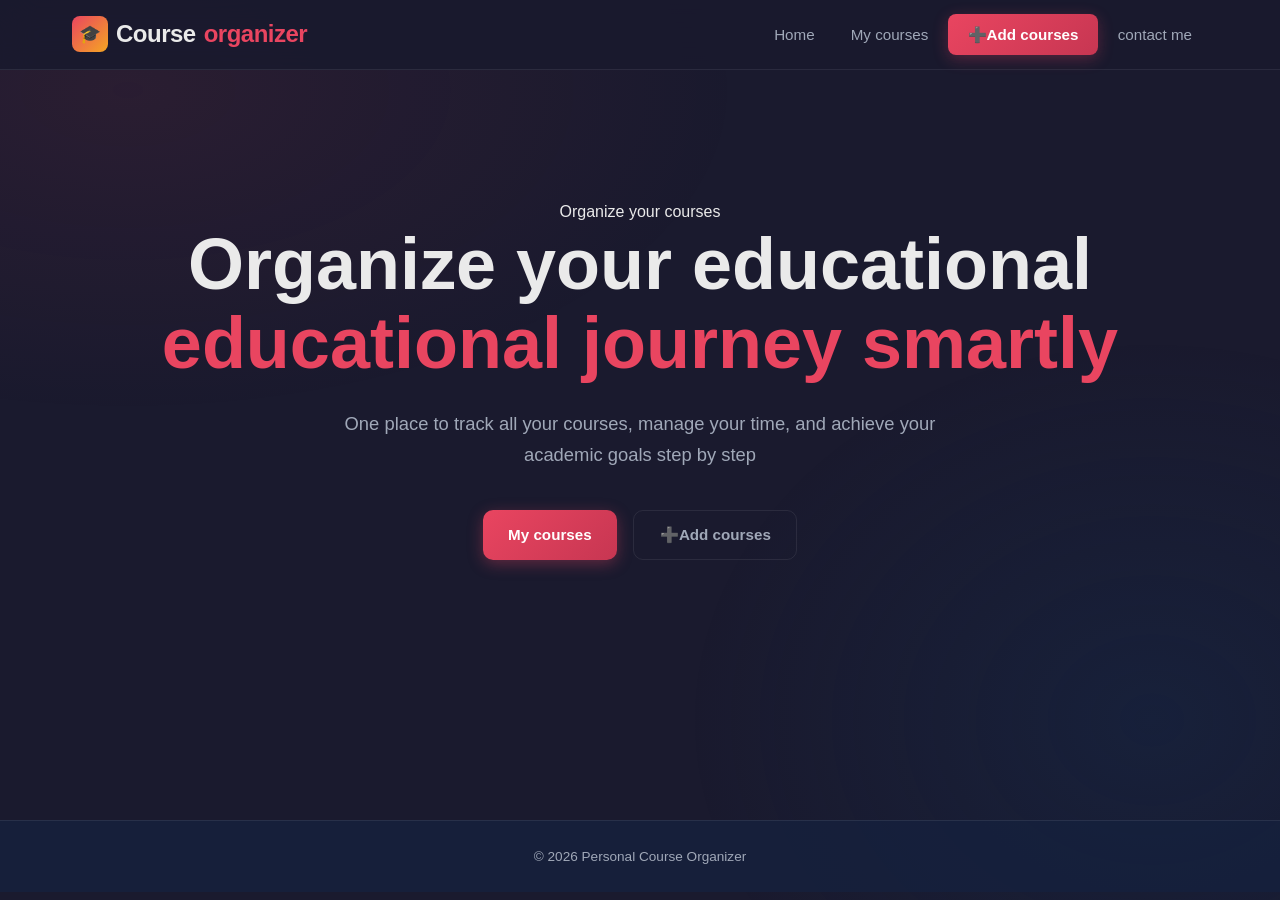
<file: index.html>
<!DOCTYPE html>
<html lang="en" dir="ltr">

<head>
  <meta charset="UTF-8" />
  <meta name="viewport" content="width=device-width, initial-scale=1.0" />
  <title>Personal Course Organizer - Home</title>
  <link rel="stylesheet" href="style.css">
</head>

<body>

  <header>
    <div class="header-inner">

      <a href="index.html" class="logo">
        <div class="logo-icon">🎓</div>
        Course <span>organizer</span>
      </a>

      <nav id="main-nav">
        <a href="index.html">Home</a>
        <a href="courses.html">My courses</a>
        <a href="Add.html" class="nav-cta">➕Add courses</a>
        <a href="Contact.html">contact me</a>
      </nav>

    </div>
  </header>

  <main>
    <section class="home-hero">

      <div class="badge">Organize your courses</div>

      <h1>
        Organize your educational <br />
        <span class="highlight">educational journey smartly</span>
      </h1>

      <p class="lead">
        One place to track all your courses, manage your time, and achieve your academic goals step by step
      </p>

      <div class="hero-actions">
        <a href="courses.html" class="btn btn-primary">My courses</a>
        <a href="Add.html" class="btn btn-ghost">➕Add courses</a>
      </div>

    </section>
  </main>

  <footer>
    <p>© 2026 Personal Course Organizer</p>
  </footer>

</body>

</html>
</file>
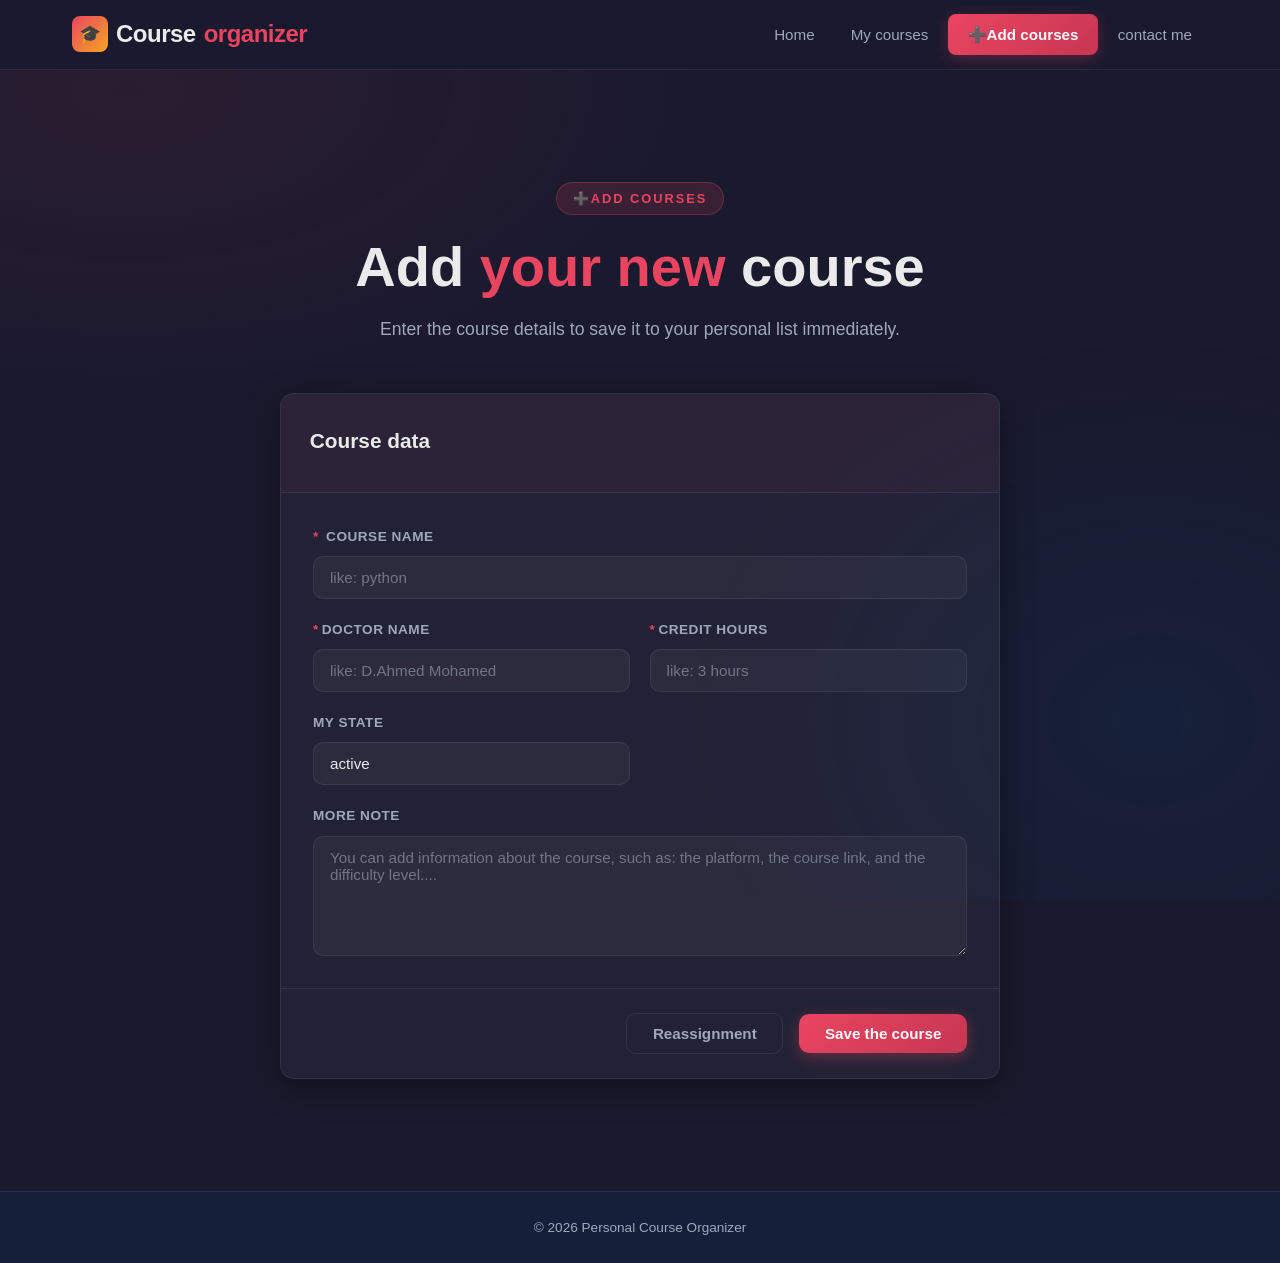
<file: Add.html>
<!DOCTYPE html>
<html>
   <head>
  <meta charset="UTF-8" />
  <meta name="viewport" content="width=device-width, initial-scale=1.0" />
  <title>Personal Course Organizer – Add course</title>
  <link rel="stylesheet" href="style.css" />
</head>
<body>
<header>
    <div class="header-inner">
      <a href="index.html" class="logo">
        <div class="logo-icon">🎓</div>
        Course<span>organizer</span>
      </a>
      <div class="menu-toggle" onclick="toggleMenu()">
        <span></span><span></span><span></span>
      </div>
     <nav id = "main-nav">
            <a href = "index.html">Home</a>
            <a href = "courses.html">My courses</a>
            <a href = "Add.html" class="nav-cta" >➕Add courses</a>
            <a href = "Contact.html">contact me</a>
        </nav>
    </div>
  </header>
  <main>

    
    <div class="page-hero">
      <div class="badge">➕Add courses</div>
      <h1>Add <em>your new</em> course</h1>
      <p>Enter the course details to save it to your personal list immediately.</p>
    </div>

    <section>
      <div class="form-card">
        <div class="form-card-header">
          <h2>Course data</h2>
        </div>

        <div class="form-body">
          <div class="form-grid">

           
            <div class="form-group full-width">
              <label for="courseName"><span class="required">*</span> Course name </label>
              <input type="text" id="courseName" name="courseName" placeholder="like: python" required />
            </div>

            <div class="form-group">
              <label for="instructor"><span class="required">*</span>Doctor name</label>
              <input type="text" id="instructor" name="instructor" placeholder="like: D.Ahmed Mohamed" required />
            </div>

            <div class="form-group">
              <label for="creditHours"><span class="required">*</span>Credit hours</label>
              <input type="number" id="creditHours" name="creditHours" min="1" max="200" placeholder="like: 3 hours " required />
            </div>

        

           
            <div class="form-group">
              <label for="status">My state </label>
              <select id="status" name="status">
                <option value="active">active</option>
                <option value="done">complete</option>
                <option value="paused">Temporarily suspended</option>
              </select>
            </div>

            
            <div class="form-group full-width">
              <label for="notes">More note</label>
              <textarea id="notes" name="notes" placeholder="You can add information about the course, such as: the platform, the course link, and the difficulty level...."></textarea>
            </div>

          </div>

          
          <div class="success-msg" id="successMsg">
             The course has been successfully added! You can view it on the "Courses" page.".
          </div>
        </div>

        <div class="form-footer">
          <button type="button" class="btn btn-ghost" onclick="resetForm()">Reassignment</button>
          <button type="button" class="btn btn-primary" onclick="submitForm()">Save the course</button>
        </div>
      </div>
    </section>

  </main>
<footer>
  <p>© 2026 Personal Course Organizer</p>
</footer>
  </body>

</html>
</file>
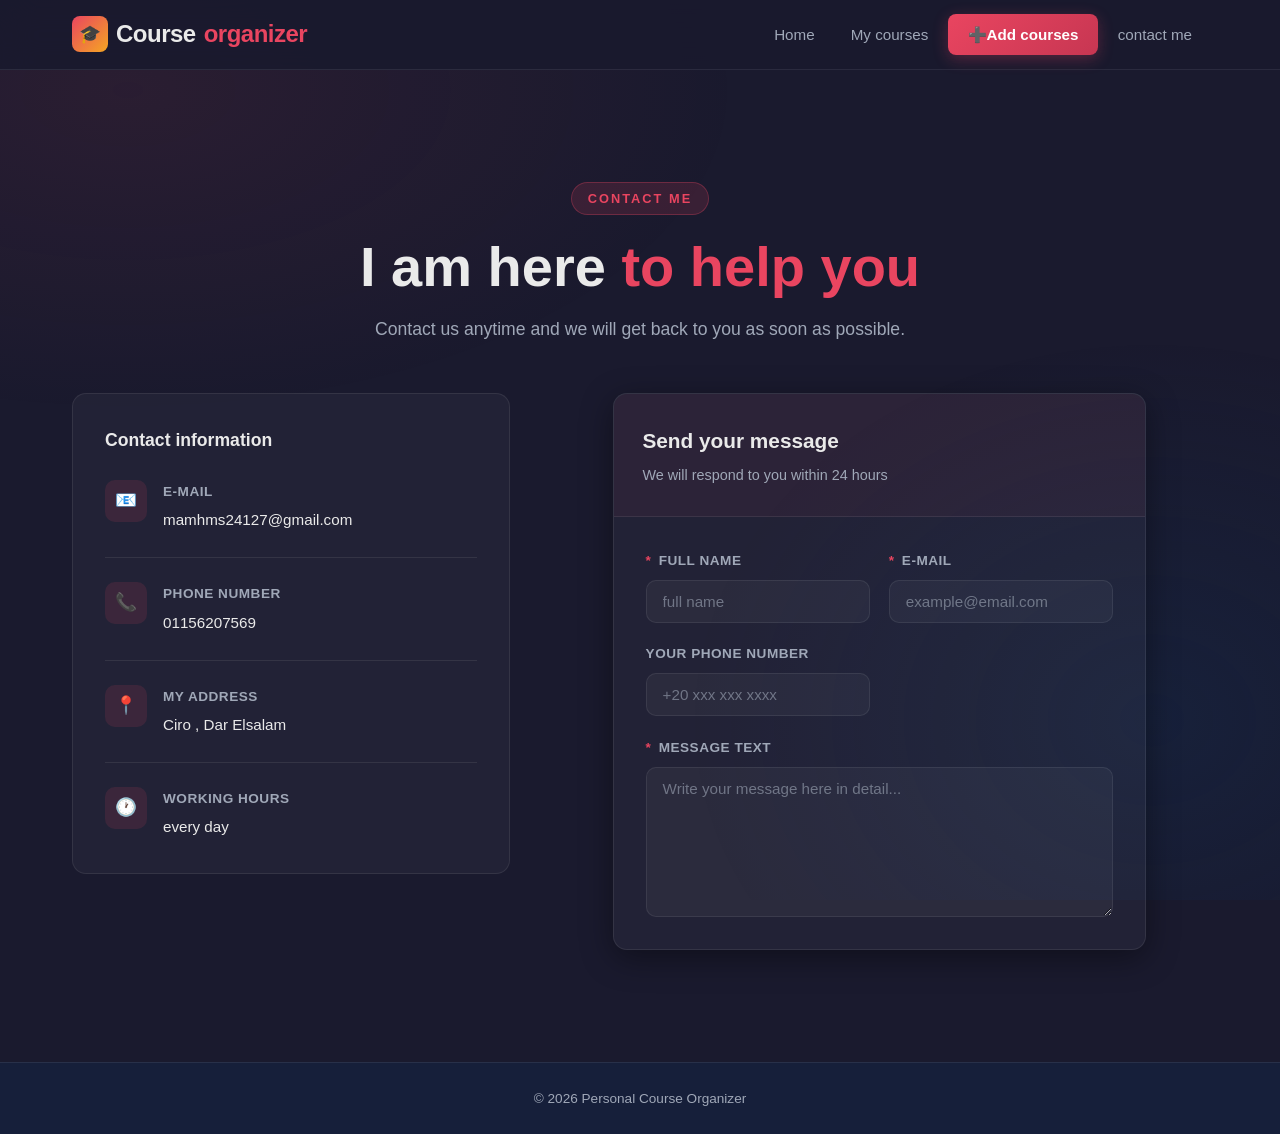
<file: Contact.html>
<!DOCTYPE html>
<html lang="en" dir="ltr">
    <head>
  <meta charset="UTF-8" />
  <meta name="viewport" content="width=device-width, initial-scale=1.0" />
  <title>Personal Course Organizer –  Contact me</title>
  <link rel="stylesheet" href="style.css" />
    </head>
    <body>
        <header>
    <div class="header-inner">
      <a href="index.html" class="logo">
        <div class="logo-icon">🎓</div>
        Course<span>organizer</span>
      </a>
      <div class="menu-toggle" onclick="toggleMenu()">
        <span></span><span></span><span></span>
      </div>
      <nav id = "main-nav">
            <a href = "index.html">Home</a>
            <a href = "courses.html">My courses</a>
            <a href = "Add.html" class="nav-cta" >➕Add courses</a>
            <a href = "Contact.html">contact me</a>
        </nav>
    </div>
  </header>
  <main>

    <div class="page-hero">
      <div class="badge">Contact me</div>
      <h1>I am here <em>to help you</em></h1>
      <p>Contact us anytime and we will get back to you as soon as possible.</p>
    </div>

    <section>
      <div class="contact-layout">

       
        <div>
          <div class="contact-info-card">
            <h3>Contact information</h3>

            <div class="contact-item">
              <div class="contact-item-icon">📧</div>
              <div class="contact-item-text">
                <strong> e-mail</strong>
                <span>mamhms24127@gmail.com</span>
              </div>
            </div>

            <div class="contact-item">
              <div class="contact-item-icon">📞</div>
              <div class="contact-item-text">
                <strong> phone number</strong>
                <span>01156207569</span>
              </div>
            </div>

            <div class="contact-item">
              <div class="contact-item-icon">📍</div>
              <div class="contact-item-text">
                <strong>my address</strong>
                <span>Ciro , Dar Elsalam</span>
              </div>
            </div>

            <div class="contact-item">
              <div class="contact-item-icon">🕐</div>
              <div class="contact-item-text">
                <strong>working hours</strong>
                <span>every day</span>
              </div>
            </div>
          </div>
          
        </div>

        <div class="form-card">
          <div class="form-card-header">
            <h2>Send your message</h2>
            <p>We will respond to you within 24 hours</p>
          </div>

          <div class="form-body">
            <div class="form-grid">

              <div class="form-group">
                <label for="fullName"><span class="required">*</span> full name </label>
                <input type="text" id="fullName" name="fullName" placeholder="full name " required />
              </div>

              <div class="form-group">
                <label for="email"><span class="required">*</span> e-mail </label>
                <input type="email" id="email" name="email" placeholder="example@email.com" required />
              </div>

              <div class="form-group">
                <label for="phone">your phone number</label>
                <input type="tel" id="phone" name="phone" placeholder="+20 xxx xxx xxxx" />
              </div>


              <div class="form-group full-width">
                <label for="message"><span class="required">*</span> Message text</label>
                <textarea id="message" name="message" placeholder="Write your message here in detail..." style="min-height:150px;"></textarea>
              </div>

            </div>

            <div class="success-msg" id="contactSuccess">
              Your message has been sent successfully! We will contact you soon.
            </div>
          </div>

        

      </div>
    </section>

  </main>
  <footer>
  <p>© 2026 Personal Course Organizer</p>
</footer>
  
    </body>
</html>
</file>
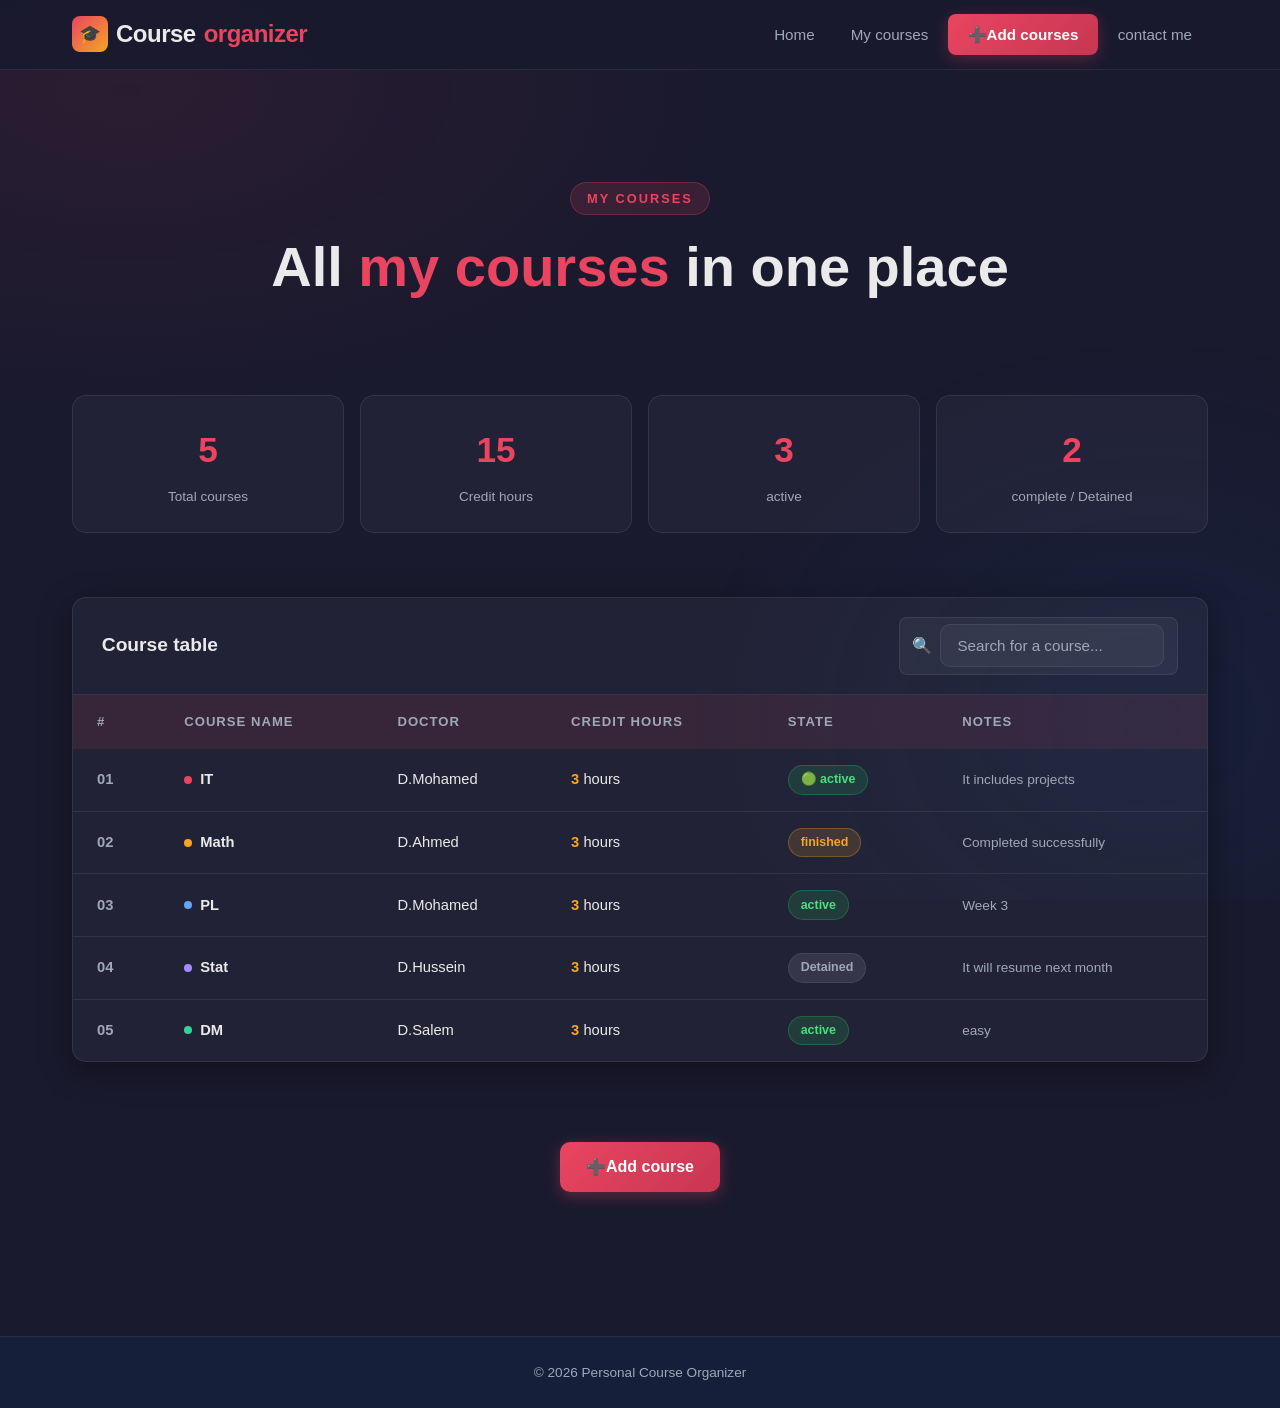
<file: courses.html>
<!DOCTYPE html>

    <html lang="en" dir="ltr">
<head>
  <meta charset="UTF-8">
  <meta name="viewport" content="width=device-width, initial-scale=1.0" />
  <title>Personal Course Organizer – my courses</title>
  <link rel="stylesheet" href="style.css" />
</head>
<body>
   <header>
  <div class="header-inner">
    <a href="index.html" class="logo">
      <div class="logo-icon">🎓</div>
      Course<span>organizer</span>
    </a>

    <nav id="main-nav">
      <a href="index.html">Home</a>
      <a href="courses.html">My courses</a>
      <a href="Add.html" class="nav-cta">➕Add courses</a>
      <a href="Contact.html">contact me</a>
    </nav>

    <div class="menu-toggle">
      <span></span><span></span><span></span>
    </div>
  </div>
</header>
   <main>

    <div class="page-hero">
      <div class="badge">My courses</div>
      <h1>All <em>my courses </em>in one place</h1>
      <p></p>
    </div>

    
     <section>
      <div class="stats-row">
        <div class="stat-box">
          <span class="stat-number">5</span>
          <div class="stat-label">Total courses </div>
        </div>
        <div class="stat-box">
          <span class="stat-number">15</span>
          <div class="stat-label">Credit hours</div>
        </div>
        <div class="stat-box">
          <span class="stat-number">3</span>
          <div class="stat-label">active</div>
        </div>
        <div class="stat-box">
          <span class="stat-number">2</span>
          <div class="stat-label">complete / Detained</div>
        </div>
      </div>
    </section>

    <!-- Table -->
    <section>
      <div class="table-wrapper">
        <div class="table-header-bar">
          <h2>Course table</h2>
          <div class="search-box">
            <span>🔍</span>
            <input type="text" id="searchInput" placeholder="Search for a course..." oninput="filterTable()" />
          </div>
        </div>

        <div style="overflow-x: auto;">
          <table id="coursesTable">
            <thead>
              <tr>
                <th>#</th>
                <th>course name</th>
                <th>doctor</th>
                <th>credit hours </th>
                <th>state</th>
                <th>notes</th>
              </tr>
            </thead>
            <tbody>
              <tr>
                <td style="color: var(--text-muted); font-weight:700;">01</td>
                <td>
                  <div class="course-name">
                    <span class="course-dot"></span>
                   IT
                  </div>
                </td>
                <td>D.Mohamed</td>
                <td><strong style="color:var(--gold)">3</strong> hours</td>
                <td><span class="status-badge status-active">🟢 active</span></td>
                <td style="color:var(--text-muted); font-size:0.85rem;">It includes projects</td>
              </tr>
              <tr>
                <td style="color: var(--text-muted); font-weight:700;">02</td>
                <td>
                  <div class="course-name">
                    <span class="course-dot" style="background:var(--gold)"></span>
                   Math
                  </div>
                </td>
                <td>D.Ahmed</td>
                <td><strong style="color:var(--gold)">3</strong> hours</td>
                <td><span class="status-badge status-done">finished</span></td>
                <td style="color:var(--text-muted); font-size:0.85rem;">Completed successfully</td>
              </tr>
              <tr>
                <td style="color: var(--text-muted); font-weight:700;">03</td>
                <td>
                  <div class="course-name">
                    <span class="course-dot" style="background:#60a5fa"></span>
                    PL
                  </div>
                </td>
                <td>D.Mohamed</td>
                <td><strong style="color:var(--gold)">3</strong> hours</td>
                <td><span class="status-badge status-active">active</span></td>
                <td style="color:var(--text-muted); font-size:0.85rem;"> Week 3</td>
              </tr>
              <tr>
                <td style="color: var(--text-muted); font-weight:700;">04</td>
                <td>
                  <div class="course-name">
                    <span class="course-dot" style="background:#a78bfa"></span>
                   Stat
                  </div>
                </td>
                <td>D.Hussein</td>
                <td><strong style="color:var(--gold)">3</strong> hours</td>
                <td><span class="status-badge status-paused">Detained</span></td>
                <td style="color:var(--text-muted); font-size:0.85rem;">It will resume next month</td>
              </tr>
              <tr>
                <td style="color: var(--text-muted); font-weight:700;">05</td>
                <td>
                  <div class="course-name">
                    <span class="course-dot" style="background:#34d399"></span>
                   DM
                  </div>
                </td>
                <td>D.Salem</td>
                <td><strong style="color:var(--gold)">3</strong> hours</td>
                <td><span class="status-badge status-active">active</span></td>
                <td style="color:var(--text-muted); font-size:0.85rem;">easy</td>
              </tr>
            </tbody>
          </table>
        </div>

       
    </section>

    <!-- CTA -->
    <section style="text-align:center; padding: 1rem 0 2rem;">
      <a href="Add.html" class="btn btn-primary" style="font-size:1rem;">➕Add course</a>
    </section>

  </main>
  <footer>
  <p>© 2026 Personal Course Organizer</p>
</footer>
</body>
</html>
</file>
<file: style.css>
:root {
  --primary: #1a1a2e;
  --secondary: #16213e;
  --accent: #0f3460;
  --highlight: #e94560;
  --highlight-soft: #ff6b6b;
  --gold: #f5a623;
  --text-main: #eaeaea;
  --text-muted: #a0a8b8;
  --card-bg: rgba(255,255,255,0.04);
  --border: rgba(255,255,255,0.08);
  --shadow: 0 8px 32px rgba(0,0,0,0.4);
  --radius: 14px;
  --nav-h: 70px;
  --transition: all 0.3s cubic-bezier(0.4, 0, 0.2, 1);
}


*, *::before, *::after { box-sizing: border-box; margin: 0; padding: 0; }

html { scroll-behavior: smooth; }

body {
  font-family: 'Tajawal', sans-serif;
  background: var(--primary);
  color: var(--text-main);
  min-height: 100vh;
  line-height: 1.7;
  overflow-x: hidden;
}

body::before {
  content: '';
  position: fixed;
  inset: 0;
  background:
    radial-gradient(ellipse 80% 60% at 10% 10%, rgba(233,69,96,0.08) 0%, transparent 60%),
    radial-gradient(ellipse 60% 70% at 90% 80%, rgba(15,52,96,0.25) 0%, transparent 60%);
  pointer-events: none;
  z-index: 0;
}


header {
  position: sticky;
  top: 0;
  z-index: 1000;
  background: rgba(26,26,46,0.92);
  backdrop-filter: blur(16px);
  -webkit-backdrop-filter: blur(16px);
  border-bottom: 1px solid var(--border);
  height: var(--nav-h);
}

header .header-inner {
  max-width: 1200px;
  margin: 0 auto;
  padding: 0 2rem;
  height: 100%;
  display: flex;
  align-items: center;
  justify-content: space-between;
}

.logo {
  font-family: 'Syne', sans-serif;
  font-size: 1.5rem;
  font-weight: 800;
  color: var(--text-main);
  text-decoration: none;
  display: flex;
  align-items: center;
  gap: 0.5rem;
  letter-spacing: -0.5px;
}

.logo span {
  color: var(--highlight);
}

.logo-icon {
  width: 36px;
  height: 36px;
  background: linear-gradient(135deg, var(--highlight), var(--gold));
  border-radius: 8px;
  display: flex;
  align-items: center;
  justify-content: center;
  font-size: 1.1rem;
}

nav {
  display: flex;
  align-items: center;
  gap: 0.25rem;
}

nav a {
  color: var(--text-muted);
  text-decoration: none;
  padding: 0.5rem 1rem;
  border-radius: 8px;
  font-weight: 500;
  font-size: 0.95rem;
  transition: var(--transition);
  position: relative;
}

nav a::after {
  content: '';
  position: absolute;
  bottom: 4px;
  left: 50%;
  transform: translateX(-50%);
  width: 0;
  height: 2px;
  background: var(--highlight);
  border-radius: 2px;
  transition: var(--transition);
}

nav a:hover {
  color: var(--text-main);
  background: var(--card-bg);
}

nav a:hover::after,
nav a.active::after {
  width: 60%;
}

nav a.active {
  color: var(--text-main);
}

.nav-cta {
  background: linear-gradient(135deg, var(--highlight), #c73652) !important;
  color: white !important;
  padding: 0.5rem 1.2rem !important;
  font-weight: 600 !important;
  box-shadow: 0 4px 15px rgba(233,69,96,0.3);
}

.nav-cta:hover {
  transform: translateY(-2px);
  box-shadow: 0 6px 20px rgba(233,69,96,0.4) !important;
  background: linear-gradient(135deg, #ff5a70, var(--highlight)) !important;
}

.nav-cta::after { display: none !important; }


.menu-toggle {
  display: none;
  flex-direction: column;
  gap: 5px;
  cursor: pointer;
  padding: 5px;
}

.menu-toggle span {
  display: block;
  width: 24px;
  height: 2px;
  background: var(--text-main);
  border-radius: 2px;
  transition: var(--transition);
}


main {
  position: relative;
  z-index: 1;
  max-width: 1200px;
  margin: 0 auto;
  padding: 3rem 2rem;
  min-height: calc(100vh - var(--nav-h) - 80px);
}

section {
  margin-bottom: 4rem;
}


.page-hero {
  text-align: center;
  padding: 4rem 0 3rem;
}

.page-hero .badge {
  display: inline-block;
  background: rgba(233,69,96,0.15);
  border: 1px solid rgba(233,69,96,0.3);
  color: var(--highlight);
  font-size: 0.8rem;
  font-weight: 700;
  letter-spacing: 2px;
  text-transform: uppercase;
  padding: 0.3rem 1rem;
  border-radius: 50px;
  margin-bottom: 1.2rem;
}

.page-hero h1 {
  font-family: 'Syne', sans-serif;
  font-size: clamp(2rem, 5vw, 3.5rem);
  font-weight: 800;
  line-height: 1.15;
  margin-bottom: 1rem;
}

.page-hero h1 em {
  font-style: normal;
  color: var(--highlight);
}

.page-hero p {
  color: var(--text-muted);
  font-size: 1.1rem;
  max-width: 600px;
  margin: 0 auto;
}


.cards-grid {
  display: grid;
  grid-template-columns: repeat(auto-fit, minmax(280px, 1fr));
  gap: 1.5rem;
}

.card {
  background: var(--card-bg);
  border: 1px solid var(--border);
  border-radius: var(--radius);
  padding: 1.8rem;
  transition: var(--transition);
  position: relative;
  overflow: hidden;
}

.card::before {
  content: '';
  position: absolute;
  top: 0; left: 0; right: 0;
  height: 3px;
  background: linear-gradient(90deg, var(--highlight), var(--gold));
  opacity: 0;
  transition: var(--transition);
}

.card:hover {
  transform: translateY(-6px);
  border-color: rgba(233,69,96,0.3);
  box-shadow: var(--shadow), 0 0 0 1px rgba(233,69,96,0.1);
  background: rgba(255,255,255,0.06);
}

.card:hover::before {
  opacity: 1;
}

.card-icon {
  width: 48px;
  height: 48px;
  background: linear-gradient(135deg, rgba(233,69,96,0.2), rgba(245,166,35,0.2));
  border-radius: 10px;
  display: flex;
  align-items: center;
  justify-content: center;
  font-size: 1.4rem;
  margin-bottom: 1rem;
}

.card h3 {
  font-family: 'Syne', sans-serif;
  font-size: 1.1rem;
  font-weight: 700;
  margin-bottom: 0.5rem;
}

.card p {
  color: var(--text-muted);
  font-size: 0.9rem;
}


.stats-row {
  display: grid;
  grid-template-columns: repeat(auto-fit, minmax(160px, 1fr));
  gap: 1rem;
  margin: 2rem 0;
}

.stat-box {
  background: var(--card-bg);
  border: 1px solid var(--border);
  border-radius: var(--radius);
  padding: 1.5rem;
  text-align: center;
  transition: var(--transition);
}

.stat-box:hover {
  border-color: rgba(233,69,96,0.3);
  transform: scale(1.03);
}

.stat-number {
  font-family: 'Syne', sans-serif;
  font-size: 2.2rem;
  font-weight: 800;
  color: var(--highlight);
  display: block;
}

.stat-label {
  color: var(--text-muted);
  font-size: 0.85rem;
  margin-top: 0.3rem;
}


.table-wrapper {
  background: var(--card-bg);
  border: 1px solid var(--border);
  border-radius: var(--radius);
  overflow: hidden;
  box-shadow: var(--shadow);
}

.table-header-bar {
  padding: 1.2rem 1.8rem;
  border-bottom: 1px solid var(--border);
  display: flex;
  align-items: center;
  justify-content: space-between;
  flex-wrap: wrap;
  gap: 1rem;
}

.table-header-bar h2 {
  font-family: 'Syne', sans-serif;
  font-size: 1.2rem;
  font-weight: 700;
}

.search-box {
  display: flex;
  align-items: center;
  gap: 0.5rem;
  background: rgba(255,255,255,0.05);
  border: 1px solid var(--border);
  border-radius: 8px;
  padding: 0.4rem 0.8rem;
}

.search-box input {
  background: none;
  border: none;
  outline: none;
  color: var(--text-main);
  font-family: 'Tajawal', sans-serif;
  font-size: 0.9rem;
  width: 180px;
}

.search-box input::placeholder {
  color: var(--text-muted);
}

table {
  width: 100%;
  border-collapse: collapse;
}

thead {
  background: rgba(233,69,96,0.1);
}

thead th {
  padding: 1rem 1.5rem;
  text-align: left;
  font-family: 'Syne', sans-serif;
  font-size: 0.82rem;
  font-weight: 700;
  text-transform: uppercase;
  letter-spacing: 1px;
  color: var(--text-muted);
  white-space: nowrap;
}

tbody tr {
  border-bottom: 1px solid var(--border);
  transition: var(--transition);
}

tbody tr:last-child {
  border-bottom: none;
}

tbody tr:hover {
  background: rgba(255,255,255,0.04);
  cursor: default;
}

tbody td {
  padding: 1rem 1.5rem;
  font-size: 0.92rem;
  color: var(--text-main);
  vertical-align: middle;
}

.status-badge {
  display: inline-block;
  padding: 0.2rem 0.75rem;
  border-radius: 50px;
  font-size: 0.78rem;
  font-weight: 600;
}

.status-active {
  background: rgba(34,197,94,0.15);
  color: #4ade80;
  border: 1px solid rgba(34,197,94,0.3);
}

.status-done {
  background: rgba(245,166,35,0.15);
  color: var(--gold);
  border: 1px solid rgba(245,166,35,0.3);
}

.status-paused {
  background: rgba(160,168,184,0.15);
  color: var(--text-muted);
  border: 1px solid var(--border);
}

.course-name {
  font-weight: 600;
  color: var(--text-main);
  display: flex;
  align-items: center;
  gap: 0.5rem;
}

.course-dot {
  width: 8px;
  height: 8px;
  background: var(--highlight);
  border-radius: 50%;
  flex-shrink: 0;
}


.form-card {
  background: var(--card-bg);
  border: 1px solid var(--border);
  border-radius: var(--radius);
  overflow: hidden;
  box-shadow: var(--shadow);
  max-width: 720px;
  margin: 0 auto;
}

.form-card-header {
  padding: 1.8rem;
  border-bottom: 1px solid var(--border);
  background: rgba(233,69,96,0.05);
}

.form-card-header h2 {
  font-family: 'Syne', sans-serif;
  font-size: 1.3rem;
  font-weight: 700;
  margin-bottom: 0.3rem;
}

.form-card-header p {
  color: var(--text-muted);
  font-size: 0.9rem;
}

.form-body {
  padding: 2rem;
}

.form-grid {
  display: grid;
  grid-template-columns: 1fr 1fr;
  gap: 1.2rem;
}

.form-group {
  display: flex;
  flex-direction: column;
  gap: 0.5rem;
}

.form-group.full-width {
  grid-column: 1 / -1;
}

label {
  font-size: 0.85rem;
  font-weight: 600;
  color: var(--text-muted);
  text-transform: uppercase;
  letter-spacing: 0.5px;
}

label .required {
  color: var(--highlight);
  margin-right: 3px;
}

input[type="text"],
input[type="number"],
input[type="email"],
input[type="tel"],
select,
textarea {
  width: 100%;
  background: rgba(255,255,255,0.04);
  border: 1px solid var(--border);
  border-radius: 10px;
  padding: 0.75rem 1rem;
  color: var(--text-main);
  font-family: 'Tajawal', sans-serif;
  font-size: 0.95rem;
  transition: var(--transition);
  outline: none;
  appearance: none;
  -webkit-appearance: none;
}

input[type="text"]:focus,
input[type="number"]:focus,
input[type="email"]:focus,
input[type="tel"]:focus,
select:focus,
textarea:focus {
  border-color: var(--highlight);
  background: rgba(233,69,96,0.04);
  box-shadow: 0 0 0 3px rgba(233,69,96,0.1);
}

input::placeholder,
textarea::placeholder {
  color: rgba(160,168,184,0.6);
}

select option {
  background: var(--secondary);
  color: var(--text-main);
}

textarea {
  min-height: 120px;
  resize: vertical;
}

.form-footer {
  padding: 1.5rem 2rem;
  border-top: 1px solid var(--border);
  display: flex;
  align-items: center;
  justify-content: flex-end;
  gap: 1rem;
}

.btn {
  display: inline-flex;
  align-items: center;
  gap: 0.5rem;
  padding: 0.7rem 1.6rem;
  border-radius: 10px;
  font-family: 'Tajawal', sans-serif;
  font-size: 0.95rem;
  font-weight: 600;
  cursor: pointer;
  transition: var(--transition);
  border: none;
  text-decoration: none;
}

.btn-primary {
  background: linear-gradient(135deg, var(--highlight), #c73652);
  color: white;
  box-shadow: 0 4px 15px rgba(233,69,96,0.35);
}

.btn-primary:hover {
  transform: translateY(-2px);
  box-shadow: 0 8px 25px rgba(233,69,96,0.5);
}

.btn-primary:active {
  transform: translateY(0);
}

.btn-ghost {
  background: transparent;
  color: var(--text-muted);
  border: 1px solid var(--border);
}

.btn-ghost:hover {
  background: var(--card-bg);
  color: var(--text-main);
  border-color: rgba(255,255,255,0.15);
}


.contact-layout {
  display: grid;
  grid-template-columns: 1fr 1.5fr;
  gap: 2.5rem;
  align-items: start;
}

.contact-info-card {
  background: var(--card-bg);
  border: 1px solid var(--border);
  border-radius: var(--radius);
  padding: 2rem;
}

.contact-info-card h3 {
  font-family: 'Syne', sans-serif;
  font-size: 1.1rem;
  font-weight: 700;
  margin-bottom: 1.5rem;
}

.contact-item {
  display: flex;
  align-items: flex-start;
  gap: 1rem;
  margin-bottom: 1.5rem;
  padding-bottom: 1.5rem;
  border-bottom: 1px solid var(--border);
}

.contact-item:last-child {
  margin-bottom: 0;
  padding-bottom: 0;
  border-bottom: none;
}

.contact-item-icon {
  width: 42px;
  height: 42px;
  background: rgba(233,69,96,0.12);
  border-radius: 10px;
  display: flex;
  align-items: center;
  justify-content: center;
  font-size: 1.1rem;
  flex-shrink: 0;
}

.contact-item-text strong {
  display: block;
  font-size: 0.85rem;
  color: var(--text-muted);
  margin-bottom: 0.2rem;
  font-weight: 600;
  text-transform: uppercase;
  letter-spacing: 0.5px;
}

.contact-item-text span {
  font-size: 0.95rem;
}


footer {
  position: relative;
  z-index: 1;
  background: rgba(22,33,62,0.8);
  border-top: 1px solid var(--border);
  padding: 1.5rem 2rem;
  text-align: center;
  color: var(--text-muted);
  font-size: 0.85rem;
}

footer strong {
  color: var(--highlight);
}


.success-msg {
  display: none;
  background: rgba(34,197,94,0.1);
  border: 1px solid rgba(34,197,94,0.3);
  color: #4ade80;
  padding: 1rem 1.5rem;
  border-radius: 10px;
  margin-top: 1rem;
  font-weight: 600;
  text-align: center;
}


.home-hero {
  padding: 5rem 0 3rem;
  text-align: center;
  position: relative;
}

.home-hero h1 {
  font-family: 'Syne', sans-serif;
  font-size: clamp(2.5rem, 6vw, 4.5rem);
  font-weight: 800;
  line-height: 1.1;
  margin-bottom: 1.5rem;
}

.home-hero h1 .highlight {
  color: var(--highlight);
  position: relative;
  display: inline-block;
}

.home-hero p.lead {
  font-size: 1.15rem;
  color: var(--text-muted);
  max-width: 620px;
  margin: 0 auto 2.5rem;
}

.hero-actions {
  display: flex;
  gap: 1rem;
  justify-content: center;
  flex-wrap: wrap;
}

.section-label {
  font-family: 'Syne', sans-serif;
  font-size: 0.8rem;
  font-weight: 700;
  letter-spacing: 3px;
  text-transform: uppercase;
  color: var(--highlight);
  margin-bottom: 0.8rem;
}

.section-title {
  font-family: 'Syne', sans-serif;
  font-size: clamp(1.5rem, 3vw, 2rem);
  font-weight: 700;
  margin-bottom: 0.8rem;
}

.section-sub {
  color: var(--text-muted);
  margin-bottom: 2rem;
  max-width: 600px;
}

/* ========== Responsive ========== */

/* Tablet */
@media (max-width: 992px) {

  main {
    padding: 2rem 1.5rem;
  }

  .contact-layout {
    grid-template-columns: 1fr;
  }

  .stats-row {
    grid-template-columns: repeat(2, 1fr);
  }

}

/* Mobile */
@media (max-width: 768px) {

  .header-inner {
    flex-direction: column;
    height: auto;
    padding: 1rem;
    gap: 1rem;
  }

  nav {
    width: 100%;
    flex-direction: column;
    background: rgba(26,26,46,0.98);
    border-top: 1px solid var(--border);
    padding: 0.5rem 0;
  }

  nav a {
    width: 100%;
    text-align: center;
    padding: 0.8rem;
  }

  main {
    padding: 1.5rem 1rem;
  }

  .page-hero {
    padding: 2.5rem 0 2rem;
  }

  .page-hero h1 {
    font-size: 1.8rem;
  }

  .form-grid {
    grid-template-columns: 1fr;
  }

  .contact-layout {
    grid-template-columns: 1fr;
  }

  .stats-row {
    grid-template-columns: 1fr 1fr;
  }

}

/* Small phones */
@media (max-width: 480px) {

  .page-hero h1 {
    font-size: 1.5rem;
  }

  .stats-row {
    grid-template-columns: 1fr;
  }

  nav a {
    font-size: 0.9rem;
  }

}
</file>
